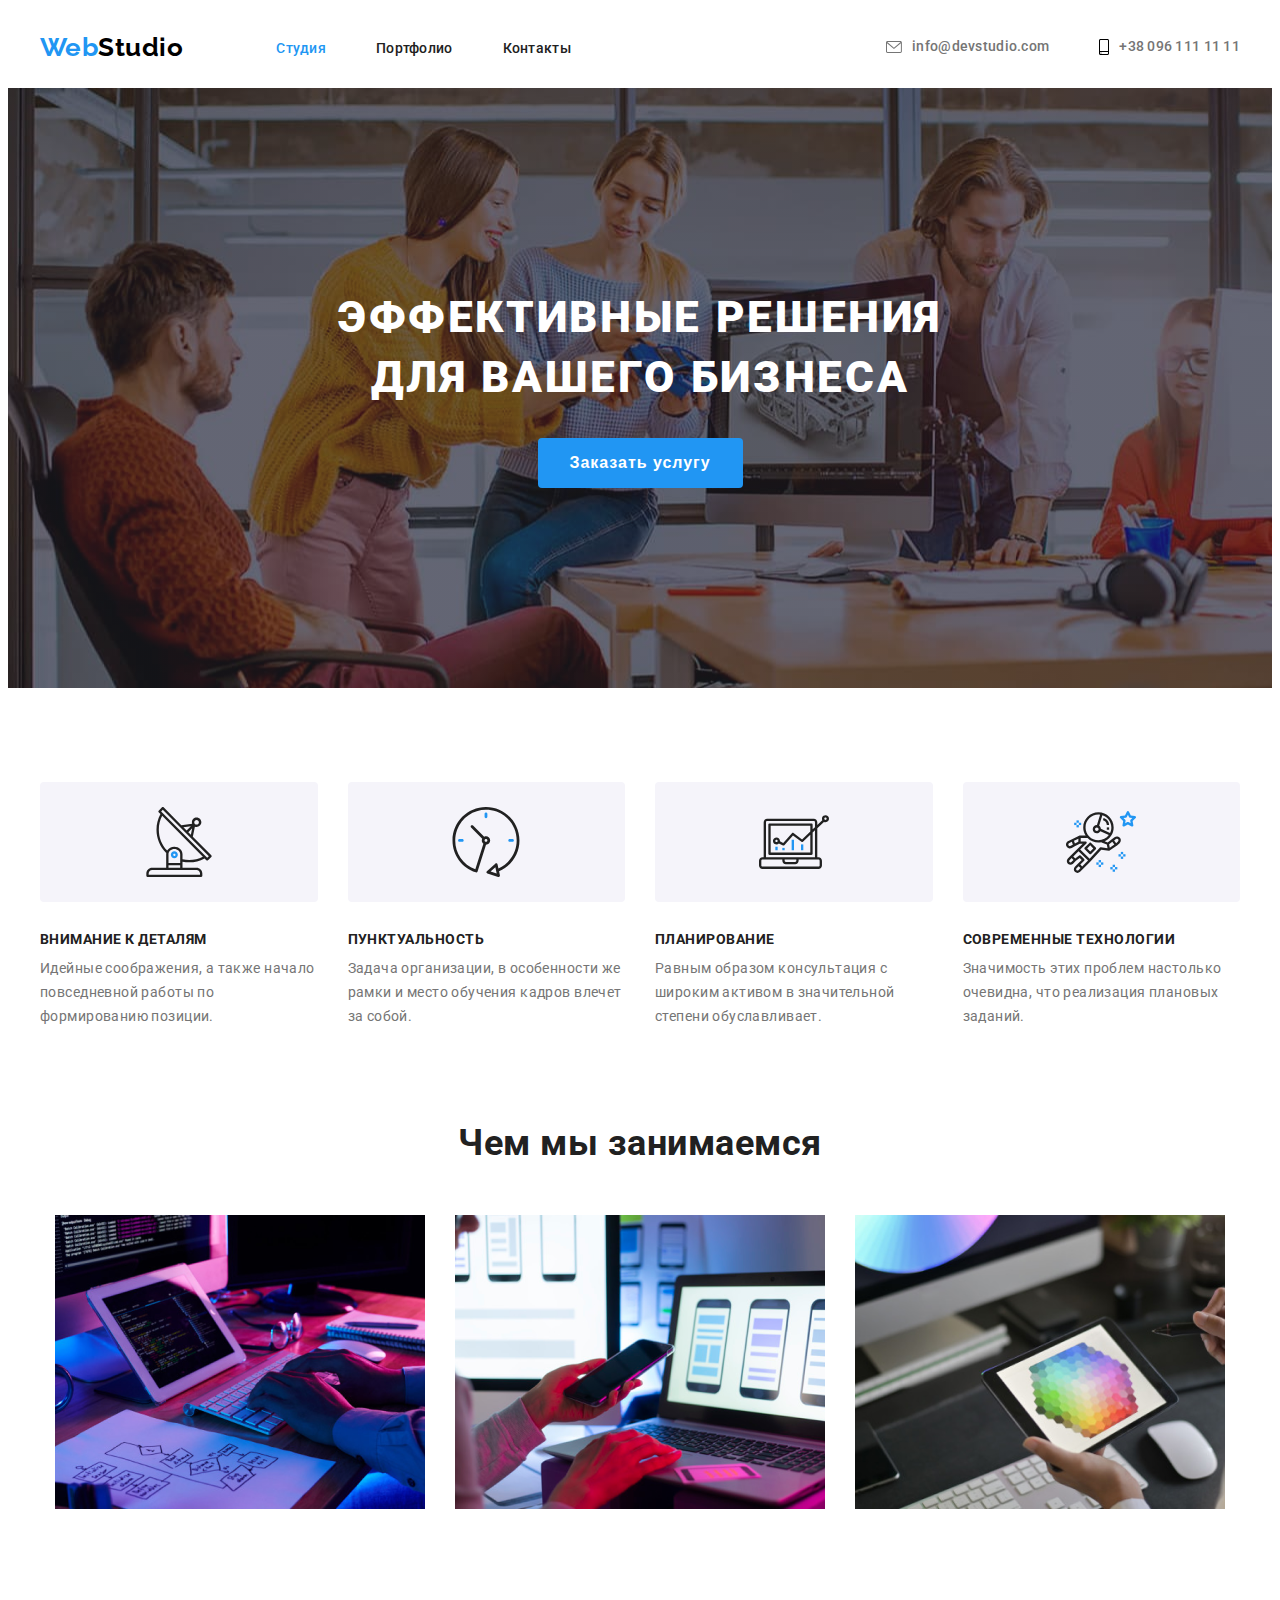
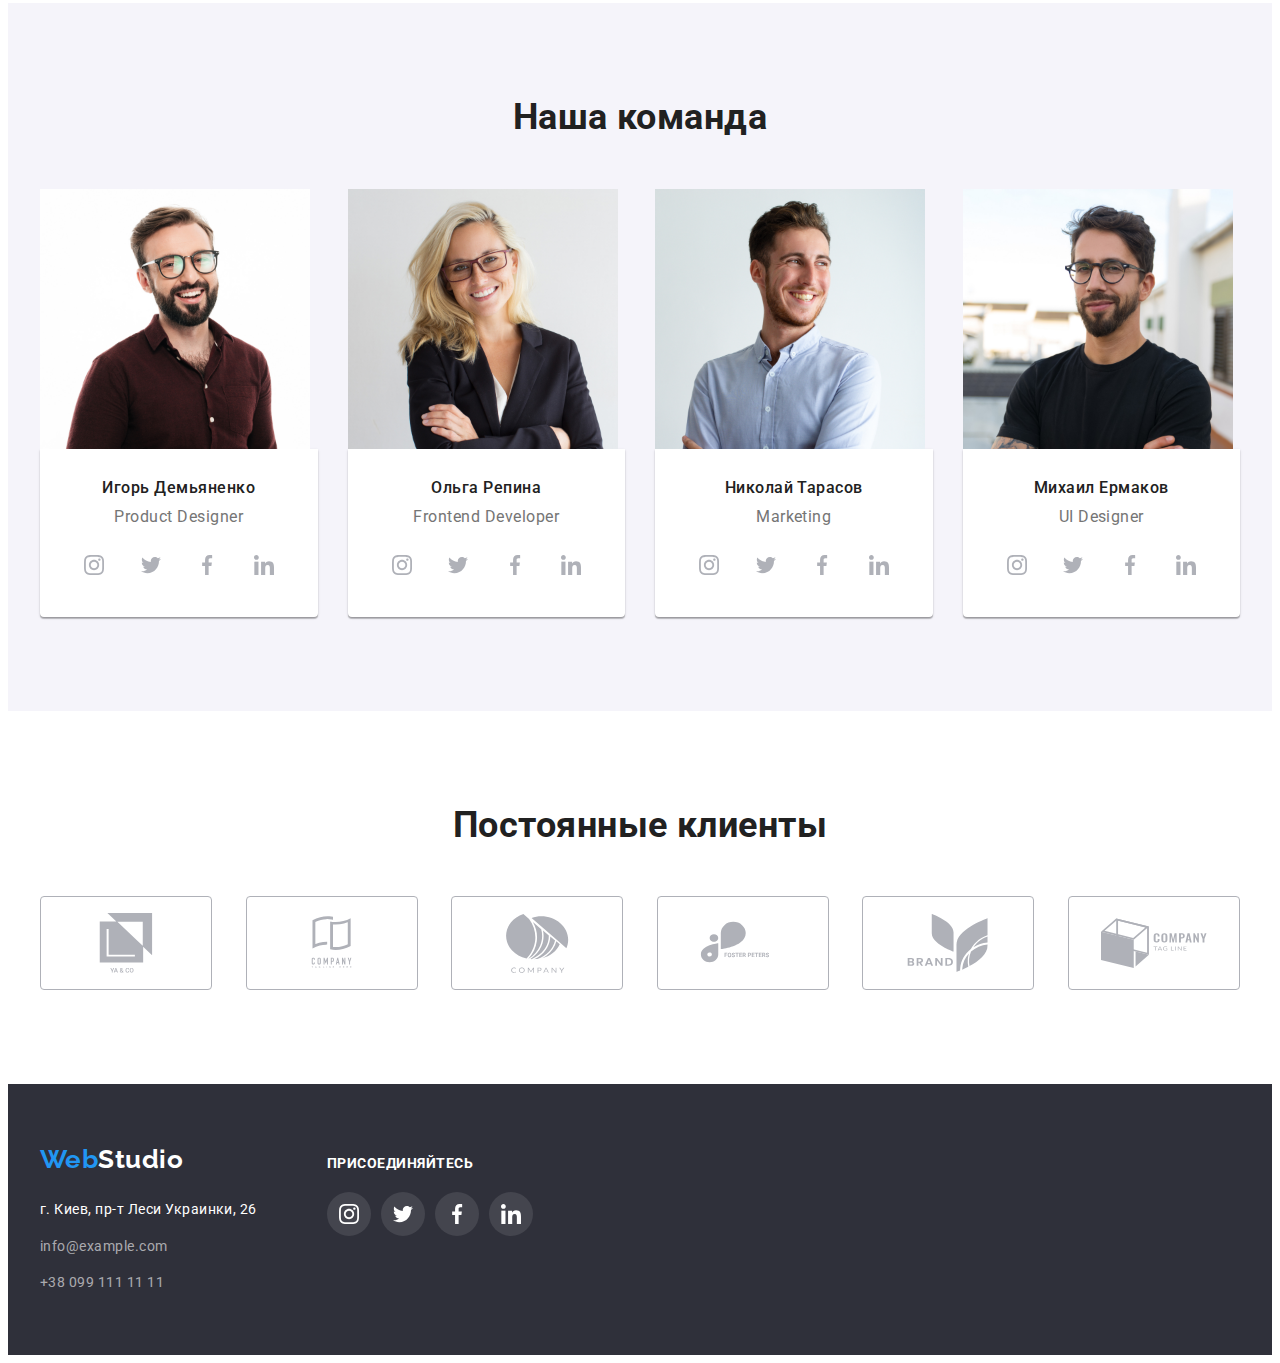
<file: index.html>
<!DOCTYPE html>
<html lang="ru">
  <head>
    <meta charset="UTF-8" />
    <meta http-equiv="X-UA-Compatible" content="IE=edge" />
    <meta name="viewport" content="width=device-width, initial-scale=1.0" />
    <title>WebStudio</title>
    <link rel="stylesheet" href="https://cdnjs.cloudflare.com/ajax/libs/modern-normalize/1.0.0/modern-normalize.min.css"
       integrity="sha512-ISS7cAi1PEhQ8jnbJpJZMd29NlhNj4AWYyLOSp2CE/CsHxTCu+r+t0D2yoJudVrd0/8fTVPUVDzY5Tvli75u/g=="
       crossorigin="anonymous" referrerpolicy="no-referrer" />
    <link rel="preconnect" href="https://fonts.googleapis.com">
    <link rel="preconnect" href="https://fonts.gstatic.com" crossorigin>
    <link href="https://fonts.googleapis.com/css2?family=Raleway:wght@700&family=Roboto:wght@400;500;700;900&display=swap" rel="stylesheet">
    <link rel="stylesheet" href="./css/styles.css">
  </head>

  <body>
    <!-- header -->
    <header class="header">
      <div class="container">
        <nav class="nav">
          <a class="link logo logo-top" href="" lang="en">Web<span class="logo-studio">Studio</span></a>
          <ul class="nav-list list">
             <li class="nav-item">
                 <a class="nav-link link active" href="">Студия</a></li>
             <li class="nav-item">  
                 <a class="nav-link link" href="./portfolio.html">Портфолио</a></li>
             <li class="nav-item">
                 <a class="nav-link link" href="">Контакты</a></li>
          </ul>
        </nav>
        <ul class="nav-list list">
            <li class="nav-contact-item">
              <a class="mail-link link" href="mailto:info@devstudio.com">
                <svg class="mail-link-icon" width="16px" height="12px">
                  <use href="./images/sprait/symbol-defs.svg#icon-envelope"></use>
                </svg>
              info@devstudio.com</a>
            </li>
            <li>
              <a class="tel-link link" href="tel:+380961111111">
                <svg class="tel-link-icon" width="10px" height="16px">
                  <use href="./images/sprait/symbol-defs.svg#icon-smartphone"></use>
               </svg>
               +38 096 111 11 11
              </a>
            </li>
        </ul>
      </div>
    </header>
    <!-- main -->
    <main>
      <!-- hero -->
      <section class="hero">
        <div class="container">
          <h1 class="hero-title">Эффективные решения для вашего бизнеса</h1>
          <button type="button" class="hero-button">Заказать услугу</button>
        </div>
      </section>
      <!-- advantages -->
      <section class="advantages">
        <div class="container">
          <h2 class="visually-hidden">Наши преимущества</h2>
        <ul class="list advantages-list">
          <li class="advantages-item">
            <div class="advantages-container">
              <svg class="advantages-icon" width="70px" height="70px">
                <use href="./images/sprait/symbol-defs.svg#icon-antenna"></use>
              </svg>
            </div>
            <h3 class="advantages-title">Внимание к деталям</h3>
            <p class="advantages-text">Идейные соображения, а также начало повседневной работы по формированию позиции.</p></li>
          <li class="advantages-item">
            <div class="advantages-container">
              <svg class="advantages-icon" width="70px" height="70px">
                <use href="./images/sprait/symbol-defs.svg#icon-clock"></use>
              </svg>
            </div>
            <h3 class="advantages-title">Пунктуальность</h3>
            <p class="advantages-text">Задача организации, в особенности же рамки и место обучения кадров влечет за собой.</p></li>
          <li class="advantages-item">
            <div class="advantages-container">
              <svg class="advantages-icon" width="70px" height="70px">
                <use href="./images/sprait/symbol-defs.svg#icon-diagram"></use>
              </svg>
            </div>
            <h3 class="advantages-title">Планирование</h3>
            <p class="advantages-text">Равным образом консультация с широким активом в значительной степени обуславливает.</p></li>
          <li class="advantages-item">
            <div class="advantages-container">
              <svg class="advantages-icon" width="70px" height="70px">
                <use href="./images/sprait/symbol-defs.svg#icon-astronaut"></use>
              </svg>
            </div>
            <h3 class="advantages-title">Современные технологии</h3>
            <p class="advantages-text">Значимость этих проблем настолько очевидна, что реализация плановых заданий.</p></li>
        </ul>
        </div>
      </section>
      <!-- our work -->
      <section class="our-work">
        <div class="container">
          <h2 class="title">Чем мы занимаемся</h2>
          <div class="work-list">
            <img class="work-img" src="./images/work/work1.png" alt="Создаем сайты" width="370" height="294">
            <img class="work-img" src="./images/work/work2.png" alt="Создаем мобильные приложения" width="370" height="294">
            <img class="work-img" src="./images/work/work3.png" alt="Создаем веб приложения" width="370" height="294">
          </div>
        </div>
      </section>
      <!-- team -->
      <section class="team">
        <div class="container">
          <h2 class="title">Наша команда</h2>
          <ul class="list team-list">
          <li class="team-list-item">
            <img src="./images/team/team-1.jpg" alt="Фото продукт дизайнера" width="270" height="260">
            <div class="team-container-content">
              <h3 class="team-title">Игорь Демьяненко</h3>
              <p lang="en" class="team-text">Product Designer</p>
              <ul class="list social-list">
                  <li>
                    <a href="" class="social-link">
                    <svg class="social-icon" width="20px" height="20px">
                    <use href="./images/sprait/symbol-defs.svg#icon-instagram"></use>
                    </svg>
                    </a>
                  </li>
                  <li>
                    <a href=""class="social-link">
                    <svg class="social-icon" width="20px" height="20px">
                    <use href="./images/sprait/symbol-defs.svg#icon-twitter"></use>
                    </svg>
                    </a>
                  </li>
                  <li>
                    <a href=""class="social-link">
                    <svg class="social-icon" width="20px" height="20px">
                    <use href="./images/sprait/symbol-defs.svg#icon-facebook"></use>
                    </svg>
                    </a>
                  </li>
                  <li>
                    <a href=""class="social-link">
                      <svg class="social-icon" width="20px" height="20px">
                      <use href="./images/sprait/symbol-defs.svg#icon-linkedin"></use>
                      </svg>
                    </a>
                  </li>
                </ul> 
            </div>
          </li>
          <li class="team-list-item">
            <img src="./images/team/team-2.jpg" alt="Фото разработчика" width="270" height="260">
            <div class="team-container-content">
              <h3 class="team-title">Ольга Репина</h3>
              <p lang="en" class="team-text">Frontend Developer</p>
              <ul class="list social-list">
                <li>
                  <a href="" class="social-link">
                  <svg class="social-icon" width="20px" height="20px">
                  <use href="./images/sprait/symbol-defs.svg#icon-instagram"></use>
                  </svg>
                  </a>
                </li>
                <li>
                  <a href=""class="social-link">
                  <svg class="social-icon" width="20px" height="20px">
                  <use href="./images/sprait/symbol-defs.svg#icon-twitter"></use>
                  </svg>
                  </a>
                </li>
                <li>
                  <a href=""class="social-link">
                  <svg class="social-icon" width="20px" height="20px">
                  <use href="./images/sprait/symbol-defs.svg#icon-facebook"></use>
                  </svg>
                  </a>
                </li>
                <li>
                  <a href=""class="social-link">
                    <svg class="social-icon" width="20px" height="20px">
                    <use href="./images/sprait/symbol-defs.svg#icon-linkedin"></use>
                    </svg>
                  </a>
                </li>
              </ul> 
            </div>
          </li>
          <li class="team-list-item">
            <img src="./images/team/team-3.jpg" alt="Фото маркетолога" width="270" height="260">
            <div class="team-container-content">
              <h3 class="team-title">Николай Тарасов</h3>
              <p lang="en" class="team-text">Marketing</p>
              <ul class="list social-list">
                <li>
                  <a href="" class="social-link">
                  <svg class="social-icon" width="20px" height="20px">
                  <use href="./images/sprait/symbol-defs.svg#icon-instagram"></use>
                  </svg>
                  </a>
                </li>
                <li>
                  <a href=""class="social-link">
                  <svg class="social-icon" width="20px" height="20px">
                  <use href="./images/sprait/symbol-defs.svg#icon-twitter"></use>
                  </svg>
                  </a>
                </li>
                <li>
                  <a href=""class="social-link">
                  <svg class="social-icon" width="20px" height="20px">
                  <use href="./images/sprait/symbol-defs.svg#icon-facebook"></use>
                  </svg>
                  </a>
                </li>
                <li>
                  <a href=""class="social-link">
                    <svg class="social-icon" width="20px" height="20px">
                    <use href="./images/sprait/symbol-defs.svg#icon-linkedin"></use>
                    </svg>
                  </a>
                </li>
              </ul> 
            </div>
          </li>
          <li class="team-list-item">
            <img src="./images/team/team-4.jpg" alt="Фото дизайнера" width="270" height="260">
            <div class="team-container-content">
              <h3 class="team-title">Михаил Ермаков</h3>
              <p lang="en" class="team-text">UI Designer</p>
              <ul class="list social-list">
                <li>
                  <a href="" class="social-link">
                  <svg class="social-icon" width="20px" height="20px">
                  <use href="./images/sprait/symbol-defs.svg#icon-instagram"></use>
                  </svg>
                  </a>
                </li>
                <li>
                  <a href=""class="social-link">
                  <svg class="social-icon" width="20px" height="20px">
                  <use href="./images/sprait/symbol-defs.svg#icon-twitter"></use>
                  </svg>
                  </a>
                </li>
                <li>
                  <a href=""class="social-link">
                  <svg class="social-icon" width="20px" height="20px">
                  <use href="./images/sprait/symbol-defs.svg#icon-facebook"></use>
                  </svg>
                  </a>
                </li>
                <li>
                  <a href=""class="social-link">
                    <svg class="social-icon" width="20px" height="20px">
                    <use href="./images/sprait/symbol-defs.svg#icon-linkedin"></use>
                    </svg>
                  </a>
                </li>
              </ul> 
            </div>
          </li>
        </ul>
        </div>
        
      </section>
      <!-- clients -->
      <section class="clients">
        <div class="container">
          <h2 class="clients-title">Постоянные клиенты</h2>
          <ul class="list clients-list">
            <li class="clients-item">
                <a href="" class="link clients-link">
                  <svg class="clients-icon" width="106px" height="60px">
                    <use href="./images/sprait/symbol-defs.svg#icon-logo-1"></use>
                  </svg>
                </a>
            
            </li>
            <li class="clients-item">
              <a href="" class="link clients-link">
                <svg class="clients-icon" width="106px" height="60px">
                  <use href="./images/sprait/symbol-defs.svg#icon-logo-2"></use>
                </svg>
              </a>
            </li>
            <li class="clients-item">
              <a href="" class="link clients-link">
                <svg class="clients-icon" width="106px" height="60px">
                  <use href="./images/sprait/symbol-defs.svg#icon-logo-3"></use>
                </svg>
              </a>
            </li>
            <li class="clients-item">
              <a href="" class="link clients-link">
                <svg class="clients-icon" width="106px" height="60px">
                  <use href="./images/sprait/symbol-defs.svg#icon-logo-4"></use>
                </svg>
              </a>
            </li>
            <li class="clients-item">
              <a href="" class="link clients-link">
                <svg class="clients-icon" width="106px" height="60px">
                  <use href="./images/sprait/symbol-defs.svg#icon-logo-5"></use>
                </svg>
              </a>
            </li>
            <li class="clients-item">
              <a href="" class="link clients-link">
                <svg class="clients-icon" width="106px" height="60px">
                  <use href="./images/sprait/symbol-defs.svg#icon-logo-6"></use>
                </svg>
              </a>
            </li>
        


          </ul>
        </div>
      </section>
    </main>
    <!-- footer -->
    <footer class="footer">
      <div class="container footer-container">
        <div>
          <a class="link logo" href="" lang="en">Web<span class="logo-background-dark">Studio</span></a>
          <address class="address">
            <ul class="list">
              <li class="footer-item">
                <a class="link link-address" href="https:https://goo.gl/maps/6C7Z414BkpyPZQMt8" target="_blank" rel="noopener noreferrer">
                  г. Киев, пр-т Леси Украинки, 26
                </a>
              </li>
              <li class="footer-item">
                <a class="link contact-link" href="mailto:info@example.com">info@example.com</a>
              </li>
              <li>
                <a class="link contact-link" href="tel:+380991111111">+38 099 111 11 11</a>
              </li>
            </ul>
          </address>
        </div>  
        <div class="footer-social">
          <p class="footer-text">присоединяйтесь</p>
          <ul class="list footer-social-list">
            <li class="footer-social-item">
              <a href="" class="footer-social-link">
              <svg class="footer-social-icon" width="20px" height="20px">
              <use href="./images/sprait/symbol-defs.svg#icon-instagram"></use>
              </svg>
              </a>
            </li>
            <li class="footer-social-item">
              <a href=""class="footer-social-link">
              <svg class="footer-social-icon" width="20px" height="20px">
              <use href="./images/sprait/symbol-defs.svg#icon-twitter"></use>
              </svg>
              </a>
            </li>
            <li class="footer-social-item">
              <a href=""class="footer-social-link">
              <svg class="footer-social-icon" width="20px" height="20px">
              <use href="./images/sprait/symbol-defs.svg#icon-facebook"></use>
              </svg>
              </a>
            </li>
            <li class="footer-social-item">
              <a href=""class="footer-social-link">
                <svg class="footer-social-icon" width="20px" height="20px">
                <use href="./images/sprait/symbol-defs.svg#icon-linkedin"></use>
                </svg>
              </a>
            </li>
          </ul> 
        </div>
      </div>
    </footer>
      

  </body>
</html>
</file>
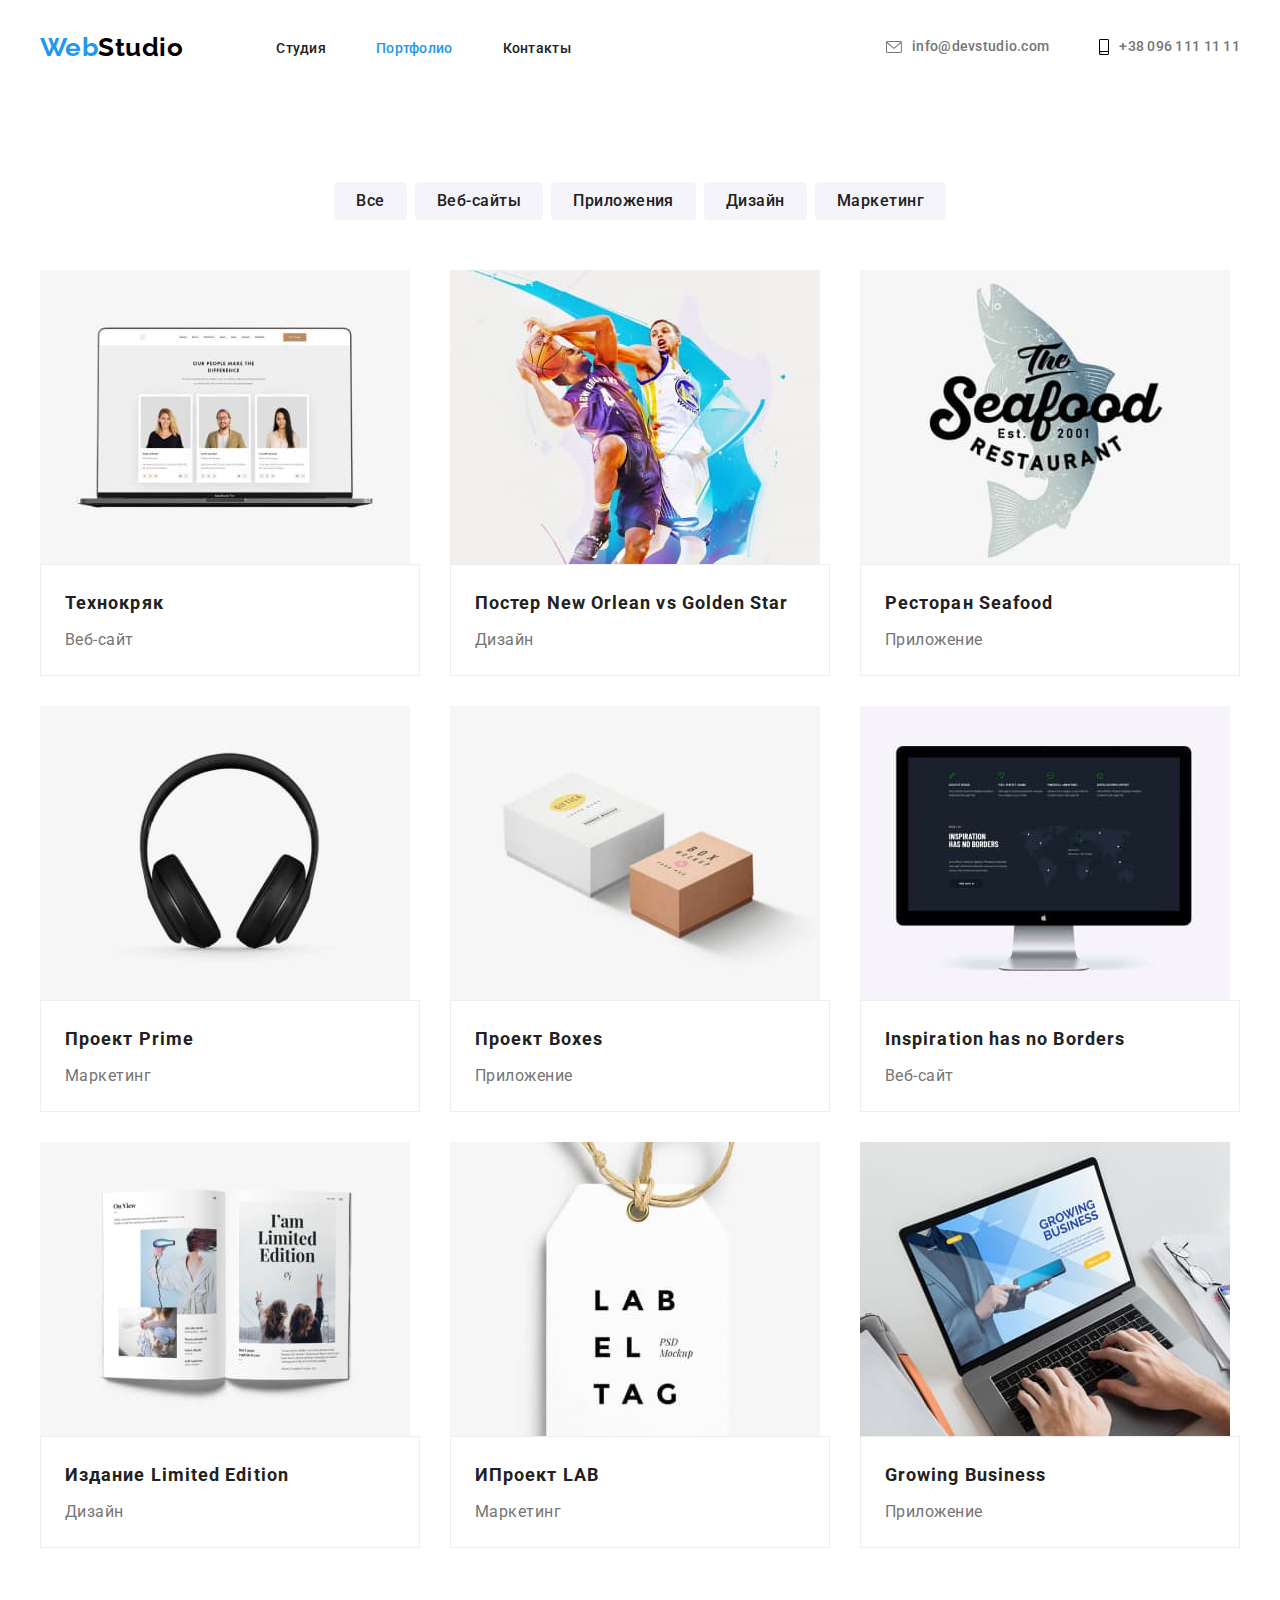
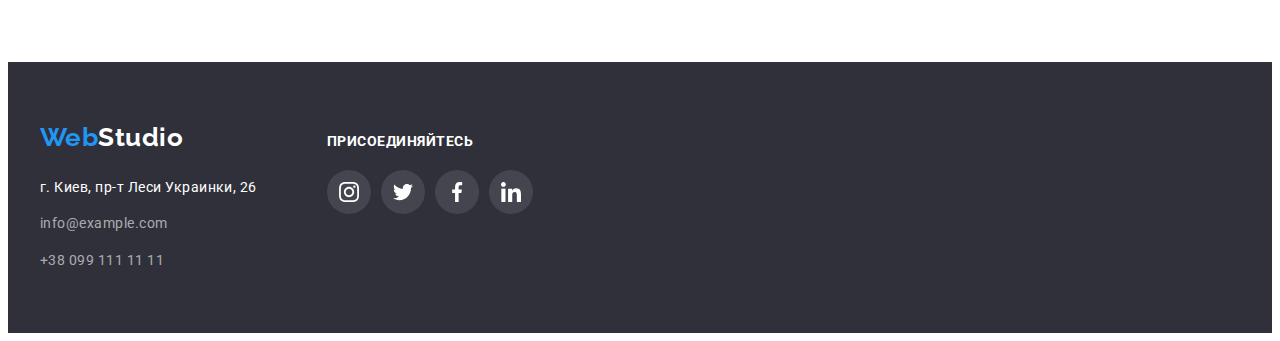
<file: portfolio.html>
<!DOCTYPE html>
<html lang="ru">
    <head>
        <meta charset="UTF-8">
        <meta http-equiv="X-UA-Compatible" content="IE=edge">
        <meta name="viewport" content="width=device-width, initial-scale=1.0">
        <title>Portfolio</title>
        <link rel="stylesheet" href="https://cdnjs.cloudflare.com/ajax/libs/modern-normalize/1.0.0/modern-normalize.min.css"
        integrity="sha512-ISS7cAi1PEhQ8jnbJpJZMd29NlhNj4AWYyLOSp2CE/CsHxTCu+r+t0D2yoJudVrd0/8fTVPUVDzY5Tvli75u/g=="
        crossorigin="anonymous" referrerpolicy="no-referrer" />
        <link rel="preconnect" href="https://fonts.googleapis.com">
        <link rel="preconnect" href="https://fonts.gstatic.com" crossorigin>
        <link href="https://fonts.googleapis.com/css2?family=Raleway:wght@700&family=Roboto:wght@400;500;700&display=swap" rel="stylesheet">
        <link rel="stylesheet" href="./css/styles.css">
    </head>

<body>
    <!-- header -->
    <header class="header">
        <div class="container">
        <nav class="nav">
            <a class="link logo logo-top" href="" lang="en">Web<span class="logo-studio">Studio</span></a>
            <ul class="nav-list list">
               <li class="nav-item">
                   <a class="nav-link link" href="./index.html">Студия</a></li>
               <li class="nav-item">  
                   <a class="nav-link link active" href="./portfolio.html">Портфолио</a></li>
               <li class="nav-item">
                   <a class="nav-link link" href="">Контакты</a></li>
            </ul>
        </nav>
        <ul class="nav-list list">
            <li class="nav-contact-item">
                <a class="mail-link link" href="mailto:info@devstudio.com">
                    <svg class="mail-link-icon" width="16px" height="12px">
                        <use href="./images/sprait/symbol-defs.svg#icon-envelope"></use>
                      </svg>
                      info@devstudio.com</a>
            </li>
            <li>
                <a class="tel-link link" href="tel:+380961111111">
                    <svg class="tel-link-icon" width="10px" height="16px">
                    <use href="./images/sprait/symbol-defs.svg#icon-smartphone">
                    </use>
                </svg>+38 096 111 11 11
                </a>
            </li>
          </ul>
        </div>
      </header>
    <!-- main -->
    <main>
        <section class="portfolio">
            <h1 class="visually-hidden">Portfolio</h1>
            <div class="container">
                <ul class="list portfolio-list-button">
                    <li class="filter-item"><button class="portfolio-button">Все</button></li>
                    <li class="filter-item"><button class="portfolio-button">Веб-сайты</button></li>
                    <li class="filter-item"><button class="portfolio-button">Приложения</button></li>
                    <li class="filter-item"><button class="portfolio-button">Дизайн</button></li>
                    <li class="filter-item"><button class="portfolio-button">Маркетинг</button></li>
                </ul>
                <ul class="list portfolio-list">
                    <li class="portfolio-item">
                        <a href=""  class="link portfolio-link">
                            <img src="./images/portfolio/portfolio-1.jpg" alt="" width="370" height="294">
                            <div class="portfolio-cart">
                                <h2  class="portfolio-title">Технокряк</h2>
                                <p class="portfolio-text">Веб-сайт</p>
                            </div>
                            
                        </a>
                    </li>
                    <li class="portfolio-item">
                        <a href="" class="link portfolio-link">
                            <img src="./images/portfolio/portfolio-2.jpg" alt="" width="370" height="294">
                            <div class="portfolio-cart">
                                <h2 class="portfolio-title">Постер New Orlean vs Golden Star</h2>
                                <p class="portfolio-text">Дизайн</p>
                            </div>
                        </a>
                    </li>
                    <li class="portfolio-item">
                        <a href="" class="link portfolio-link">
                            <img src="./images/portfolio/portfolio-3.jpg" alt="" width="370" height="294">
                            <div class="portfolio-cart">
                                <h2 class="portfolio-title">Ресторан Seafood</h2>
                                <p class="portfolio-text">Приложение</p>
                            </div>
                        </a>
                    </li>
                    <li class="portfolio-item">
                        <a href="" class="link portfolio-link">
                            <img src="./images/portfolio/portfolio-4.jpg" alt="" width="370" height="294">
                            <div class="portfolio-cart">
                                <h2 class="portfolio-title">Проект Prime</h2>
                                <p class="portfolio-text">Маркетинг</p>
                            </div>
                        </a>
                    </li>
                    <li class="portfolio-item">
                        <a href="" class="link portfolio-link">
                            <img src="./images/portfolio/portfolio-5.jpg" alt="" width="370" height="294">
                            <div class="portfolio-cart">
                                <h2 class="portfolio-title">Проект Boxes</h2>
                                <p class="portfolio-text">Приложение</p>
                            </div>
                        </a>
                    </li>
                    <li class="portfolio-item">
                        <a href="" class="link portfolio-link">
                            <img src="./images/portfolio/portfolio-6.jpg" alt="" width="370" height="294">
                            <div class="portfolio-cart">
                                <h2 class="portfolio-title">Inspiration has no Borders</h2>
                                <p class="portfolio-text">Веб-сайт</p>
                            </div>
                        </a>
                    </li>
                    <li class="portfolio-item">
                        <a href="" class="link portfolio-link">
                            <img src="./images/portfolio/portfolio-7.jpg" alt="" width="370" height="294">
                            <div class="portfolio-cart">
                                <h2 class="portfolio-title">Издание Limited Edition</h2>
                                <p class="portfolio-text">Дизайн</p>
                            </div>
                        </a>
                    </li>
                    <li class="portfolio-item">
                        <a href="" class="link portfolio-link">
                            <img src="./images/portfolio/portfolio-8.jpg" alt="" width="370" height="294">
                            <div class="portfolio-cart">
                                <h2 class="portfolio-title">ИПроект LAB</h2>
                                <p class="portfolio-text">Маркетинг</p>
                            </div>
                        </a>
                    </li>
                    <li class="portfolio-item">
                        <a href="" class="link portfolio-link">
                            <img src="./images/portfolio/portfolio-9.jpg" alt="" width="370" height="294">
                            <div class="portfolio-cart">
                                <h2 class="portfolio-title">Growing Business</h2>
                                <p class="portfolio-text">Приложение</p>
                            </div>
                            
                        </a>
                    </li>
                </ul>
             </div>
        </section>
    
    </main>

    <!-- footer -->
    <footer class="footer">
        <div class="container footer-container">
          <div>
            <a class="link logo" href="" lang="en">Web<span class="logo-background-dark">Studio</span></a>
            <address class="address">
              <ul class="list">
                <li class="footer-item">
                  <a class="link link-address" href="https:https://goo.gl/maps/6C7Z414BkpyPZQMt8" target="_blank" rel="noopener noreferrer">
                    г. Киев, пр-т Леси Украинки, 26
                  </a>
                </li>
                <li class="footer-item">
                  <a class="link contact-link" href="mailto:info@example.com">info@example.com</a>
                </li>
                <li>
                  <a class="link contact-link" href="tel:+380991111111">+38 099 111 11 11</a>
                </li>
              </ul>
            </address>
          </div>  
          <div class="footer-social">
            <p class="footer-text">присоединяйтесь</p>
            <ul class="list footer-social-list">
              <li class="footer-social-item">
                <a href="" class="footer-social-link">
                <svg class="footer-social-icon" width="20px" height="20px">
                <use href="./images/sprait/symbol-defs.svg#icon-instagram"></use>
                </svg>
                </a>
              </li>
              <li class="footer-social-item">
                <a href=""class="footer-social-link">
                <svg class="footer-social-icon" width="20px" height="20px">
                <use href="./images/sprait/symbol-defs.svg#icon-twitter"></use>
                </svg>
                </a>
              </li>
              <li class="footer-social-item">
                <a href=""class="footer-social-link">
                <svg class="footer-social-icon" width="20px" height="20px">
                <use href="./images/sprait/symbol-defs.svg#icon-facebook"></use>
                </svg>
                </a>
              </li>
              <li class="footer-social-item">
                <a href=""class="footer-social-link">
                  <svg class="footer-social-icon" width="20px" height="20px">
                  <use href="./images/sprait/symbol-defs.svg#icon-linkedin"></use>
                  </svg>
                </a>
              </li>
            </ul> 
          </div>
        </div>
      </footer>
    
</body>
</html>
</file>
<file: css/styles.css>
:root {
  --main-font: "Roboto", sans-serif;
  --accent-color: #2196f3;
  --primary-text-color: #757575;
  --secondary-text-color: #212121;
  --white-color: #ffffff;
  --section-pt: 94px;
  --section-pb: 94px;
}

body {
  font-family: var(--main-font);
  letter-spacing: 0.03em;
  color: var(--primary-text-color);
}

h1,
h2,
h3,
h4,
h5,
h6,
p {
  margin: 0;
}

ul,
ol {
  margin: 0;
  padding: 0;
}

img {
  display: block;
}

.link {
  text-decoration: none;
}

.list {
  list-style: none;
}

.address {
  font-style: normal;
}

.visually-hidden {
  position: absolute !important;
  clip: rect(1px 1px 1px 1px); /* IE6, IE7 */
  clip: rect(1px, 1px, 1px, 1px);
  padding: 0 !important;
  border: 0 !important;
  height: 1px !important;
  width: 1px !important;
  overflow: hidden;
}

.container {
  width: 1200px;
  margin: 0 auto;
  padding-left: 15px;
  padding-right: 15px;
  /* outline: 1px solid orange; */
}

/*============== header ===============*/

.header {
  padding-top: 24px;
  padding-bottom: 25px;
}

.header .container {
  display: flex;
  align-items: center;
}

.logo {
  font-family: "Raleway", sans-serif;
  font-weight: 700;
  font-size: 26px;
  line-height: 1.19;
  color: var(--accent-color);
}

.logo-top {
  margin-right: 93px;
}

.logo-studio {
  color: #000000;
}

.nav {
  display: flex;
  align-items: center;
}

.nav-list {
  display: flex;
  align-items: center;
  margin-left: auto;
}

.mail-link-icon,
.tel-link-icon{
  margin-right: 10px;
}

.nav-item:not(:last-child) {
  margin-right: 50px;
}

.nav-link {
  
  font-weight: 500;
  font-size: 14px;
  line-height: 1.14;
  letter-spacing: 0.02em;
  color: var(--secondary-text-color);
}

.nav-link:hover,
.nav-link:focus,
.active {
  color: var(--accent-color);
}

.mail-link,
.tel-link {
  display: flex;
  align-items: center;
  font-weight: 500;
  font-size: 14px;
  line-height: 1.14;
  letter-spacing: 0.02em;
  color: var(--primary-text-color);
}

.mail-link {
  margin-right: 50px;
}

.mail-link:hover,
.mail-link:focus {
  color: var(--accent-color);
}

.tel-link:hover,
.tel-link:focus {
  color: var(--accent-color);
  fill: var(--accent-color);
}

/* ============== MAIN ============= */
/*=============== hero =============== */

.hero {
  background-color: #2f303a;
  background-image: linear-gradient(
     rgba(47, 48, 58, 0.4),
     rgba(47, 48, 58, 0.4)),
    url("/images/hero/hero.jpg");
  background-repeat:no-repeat;
  background-size: cover;

  padding-top: 200px;
  padding-bottom: 200px;
  text-align: center;

}

.hero-title {
  font-weight: 900;
  font-size: 44px;
  line-height: 1.36;
  letter-spacing: 0.06em;
  text-transform: uppercase;
  color: var(--white-color);
  max-width: 696px;
  margin: 0 auto;
}

.hero-button {
  font-weight: 700;
  font-size: 16px;
  line-height: 1.87;
  letter-spacing: 0.06em;
  background-color: var(--accent-color);
  color: var(--white-color);
  border: none;
  border-radius: 4px;
  min-width: 200px;
  padding: 10px 32px;
  margin-top: 30px;
}
.hero-button:hover,
.hero-button:focus {
  background-color: #188ce8;
  color: var(--white-color);
}

/*============ advantages ============*/

.advantages {
  padding-top: var(--section-pb);
  padding-bottom: 47px;
}

.advantages .advantages-list {
  display: flex;
  align-items: center;
  margin-left: -30px;
  margin-top: -30px;
}

.advantages-item {
  flex-basis: calc(100% / 3 - 30px);
  margin-left: 30px;
  margin-top: 30px;
}

.advantages-container{
  height: 120px;
  background-color: #F5F4FA;
  border-radius: 4px;
  display: flex;
  align-items: center;
  justify-content: center;
  margin-bottom: 30px;
}

.advantages-title { 
  font-weight: 700;
  font-size: 14px;
  line-height: 1.14;
  text-transform: uppercase;
  color: var(--secondary-text-color);
  margin-bottom: 10px;
}

.advantages-text {
  font-weight: 400;
  font-size: 14px;
  line-height: 1.71;
  letter-spacing: 0.03em;
}

/*============ our work ============== */

.our-work {
  padding-top: 47px;
  padding-bottom: var(--section-pb);
}

.work-list {
  display: flex;
  align-items: center;
  justify-content: center;
  margin-left: -30px;
  margin-top: -30px;
  flex-basis: calc(100% / 3 - 30px);
}

.title {
  font-size: 36px;
  line-height: 1.16;
  text-align: center;
  color: var(--secondary-text-color);
  margin-bottom: 50px;
}

.work-img {
  margin-left: 30px;
  margin-top: 30px;
}

/* ============== team ===============*/

.team {
  padding-top: var(--section-pt);
  padding-bottom: var(--section-pb);
  background-color: #f5f4fa;
}

.team .title {
  margin-bottom: 50px;
}

.team-title {
  font-weight: 500;
  font-size: 16px;
  line-height: 1.18;
  text-align: center;
  color: var(--secondary-text-color);
  margin-bottom: 10px;
}

.team-list {
  display: flex;
  margin-left: -30px;
  margin-top: -30px;
}

.team-list-item {
  margin-left: 30px;
  margin-top: 30px;
  flex-basis: calc(100% / 4 - 30px);
}
.team-container-content {
  padding-top: 30px;
  background-color: var(--white-color);
  box-shadow: 0px 1px 3px rgba(0, 0, 0, 0.12), 0px 1px 1px rgba(0, 0, 0, 0.14), 0px 2px 1px rgba(0, 0, 0, 0.2);
  border-radius: 0px 0px 4px 4px;

}

.team-text {
  font-size: 16px;
  line-height: 1.18;
  text-align: center;
  margin-bottom: 16px;
}


.social-list{
  display: flex;
  align-items: center;
  justify-content: space-between;
  padding-left: 32px;
  padding-right: 32px;
  padding-bottom: 30px;
}

.social-link{
  width: 44px;
  height: 44px;
  border-radius: 50%;

  display: block;
  display: flex;
  align-items: center;
  justify-content: center;
}

.social-icon{
  fill: #AFB1B8;
}
.social-link:hover,
.social-link:focus{
  background-color: var(--accent-color);
}
.social-link:hover .social-icon,
.social-link:focus .social-icon{
  fill: var(--white-color);
}


/*============== clients =============== */

.clients{
  padding-top: var(--section-pt);
  padding-bottom: var(--section-pb);
}

.clients-title{
  font-style: normal;
  font-size: 36px;
  line-height: 1.16;
  text-align: center;
  color: var(--secondary-text-color);
  margin-bottom: 50px;
}

.clients-list{
  display: flex;
  justify-content: space-between;
  align-items: center;
}

.clients-link{
  border: 1px solid #AFB1B8;
  border-radius: 4px;
  padding: 16px 32px;
  display: flex;
  align-items: center;
  justify-content: center;
}

.clients-icon{
  fill: #AFB1B8;
}
.clients-link:hover,
.clients-link :focus{
  border: 1px solid var(--accent-color);
}
.clients-link:hover .clients-icon,
.clients-link:focus .clients-icon{
  fill: var(--accent-color);
}



/* ============== footer =============== */

.footer {
  background-color: #2f303a;
  padding-top: 60px;
  padding-bottom: 60px;
}

.address {
  line-height: 1.71;
  margin-top: 20px;
}

.link-address {
  font: var(--main-font);
  font-size: 14px;
  color: var(--white-color);
}

.contact-link {
  font-size: 14px;
  color: rgba(255, 255, 255, 0.6); 
  }

.logo-background-dark {
  color: var(--white-color);
}

.footer-logo {
  margin-bottom: 100px;
}

.footer-item {
  margin-bottom: 9px;
}
.footer-container{
 display: flex;
}

.footer-social{
  margin-left: 70px;
  margin-top: 12px;
}
.footer-text{
  font-weight: 700;
  font-size: 14px;
  line-height: 1.14;
  text-transform: uppercase;
  color: var(--white-color);
  margin-bottom: 20px;
}

.footer-social-list{
  display: flex;
  align-items: center;
}
.footer-social-link{
  width: 44px;
  height: 44px;
  border-radius: 50%;
  background: rgba(255, 255, 255, 0.1);
  fill: var(--white-color);
  display: block;
  display: flex;
  align-items: center;
  justify-content: center;
}

.footer-social-item:not(:last-child){
  margin-right: 10px;
}

.footer-social-link:hover,
.footer-social-link:focus{
background-color: var(--accent-color);
}


/* ============ PORTFOLIO ============== */

/*================ main============= */

.portfolio {
  padding-top: 94px;
  padding-bottom: 114px;
}

.portfolio-list-button {
  display: flex;
  margin-bottom: 50px;
  justify-content: center;
}

.portfolio-button {
  font: var(--main-font);
  font-weight: 500;
  font-size: 16px;
  line-height: 1.62;
  text-align: center;
  letter-spacing: 0.03em;
  color: var(--secondary-text-color);
  background: #f5f4fa;
  border: none;
  border-radius: 4px;
  min-width: 73px;
  padding: 6px 22px;
}

.filter-item:not(:first-child) {
  margin-left: 8px;
}

.portfolio-button:hover,
.portfolio-button:focus {
  background-color: var(--accent-color);
  color: var(--white-color);

  
}

.portfolio-list {
  display: flex;
  flex-wrap: wrap;
  margin-left: -30px;
  margin-top: -30px;
}

.portfolio-item {
  margin-left: 30px;
  margin-top: 30px;
  flex-basis: calc(100% / 3 - 30px);

}



.portfolio-cart {
  border: 1px solid #eeeeee;
  padding: 20px 24px;
}

.portfolio-link:hover .portfolio-cart,
.portfolio-link:focus .portfolio-cart{
  box-shadow: 0px 1px 1px rgba(0, 0, 0, 0.12), 
  0px 4px 4px rgba(0, 0, 0, 0.06), 
  1px 4px 6px rgba(0, 0, 0, 0.16);
}

.portfolio-title {
  font: var(--main-font);
  font-weight: 700;
  font-size: 18px;
  line-height: 36px;
  letter-spacing: 0.06em;
  color: var(--secondary-text-color);
}

.portfolio-text {
  font: var(--main-font);
  font-weight: 400;
  font-size: 16px;
  line-height: 30px;
  color: var(--primary-text-color);
  margin-top: 4px;
}
</file>
